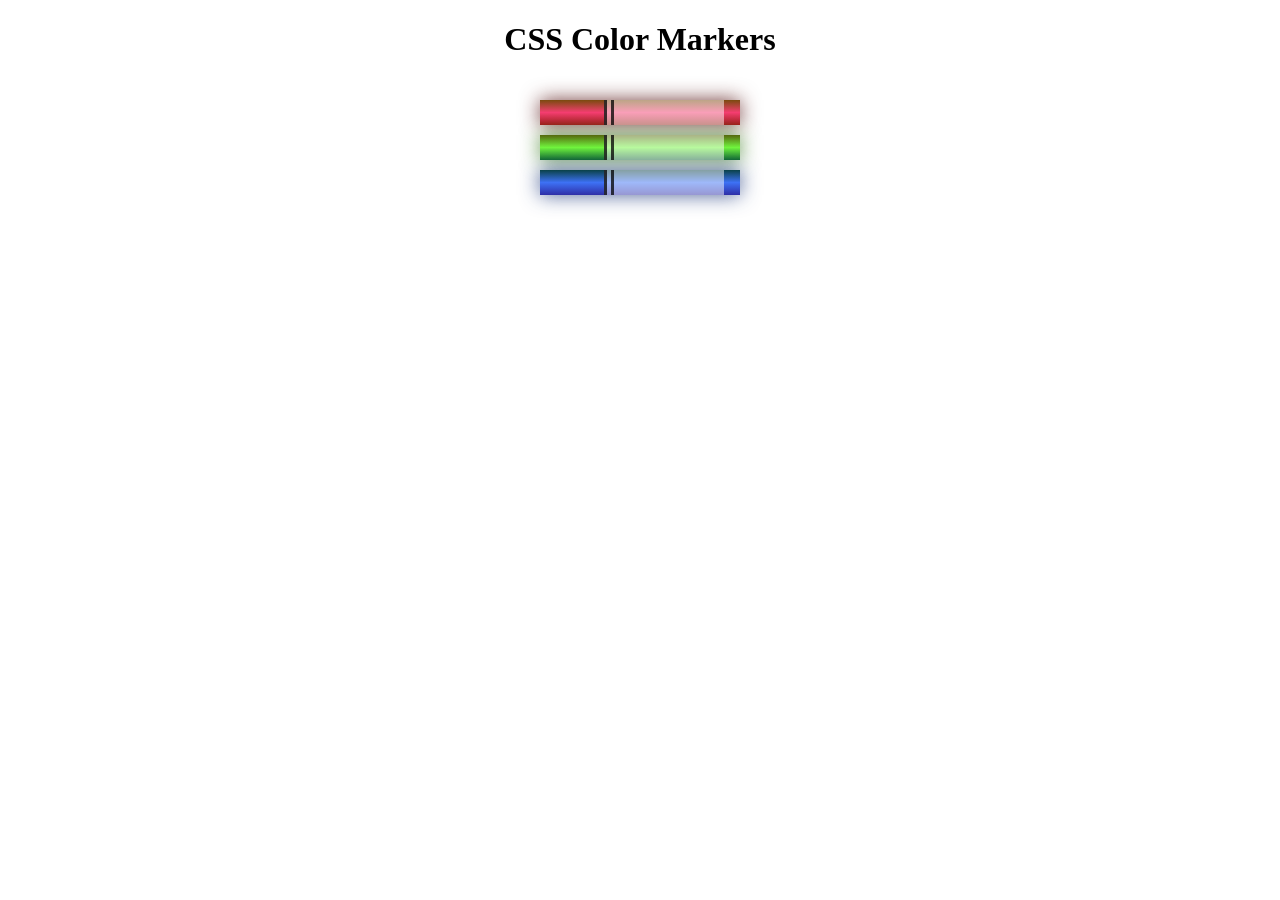
<file: colored-markers/index.html>
<!DOCTYPE html>
<html lang="en">
  <head>
    <meta charset="utf-8">
    <meta name="viewport" content="width=device-width, initial-scale=1.0">
    <title>Colored Markers</title>
    <link rel="stylesheet" href="styles.css">
  </head>
  <body>
    <h1>CSS Color Markers</h1>
    <div class="container">
      <div class="marker red">
        <div class="cap"></div>
        <div class="sleeve"></div>
      </div>
      <div class="marker green">
        <div class="cap"></div>
        <div class="sleeve"></div>
      </div>
      <div class="marker blue">
        <div class="cap"></div>
        <div class="sleeve"></div>
      </div>
    </div>
  </body>
</html>
</file>
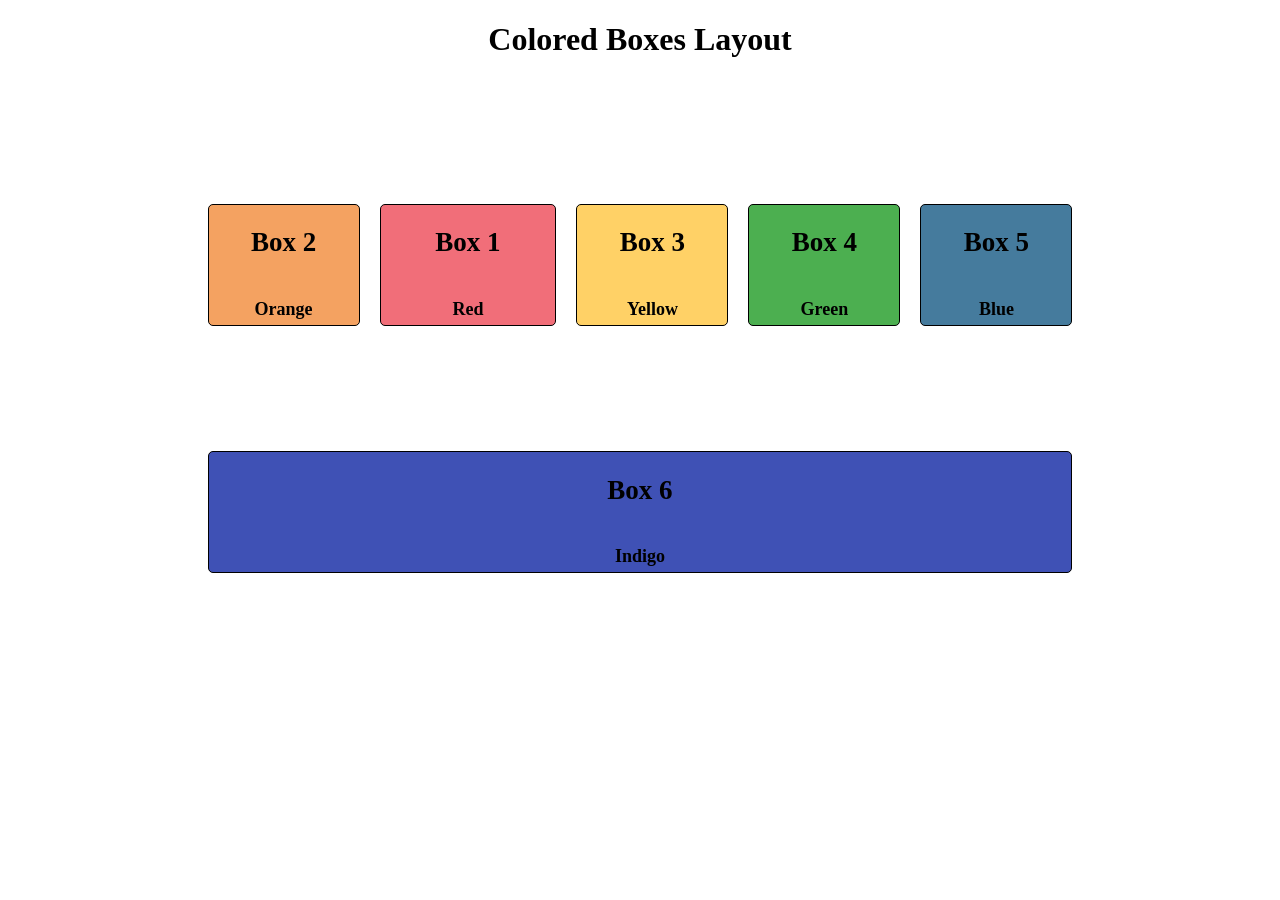
<file: colorful-boxes/index.html>
<!DOCTYPE html>
<html lang="en">
<head>
  <meta charset="UTF-8" />
  <meta name="viewport" content="width=device-width, initial-scale=1.0" />
  <title>Colored Boxes</title>
  <link rel="stylesheet" href="styles.css" />
</head>
<body>
  <header>
    <h1>Colored Boxes Layout</h1>
  </header>
  <div class="flex-container">
    <div class="box box1">
      <h2>Box 1</h2>
      <p>Red</p>
    </div>
    <div class="box box2">
      <h2>Box 2</h2>
      <p>Orange</p>
    </div>
    <div class="box box3">
      <h2>Box 3</h2>
      <p>Yellow</p>
    </div>
    <div class="box box4">
      <h2>Box 4</h2>
      <p>Green</p>
    </div>
    <div class="box box5">
      <h2>Box 5</h2>
      <p>Blue</p>
    </div>
    <div class="box box6">
      <h2>Box 6</h2>
      <p>Indigo</p>
    </div>
  </div>
</body>
</html>
</file>
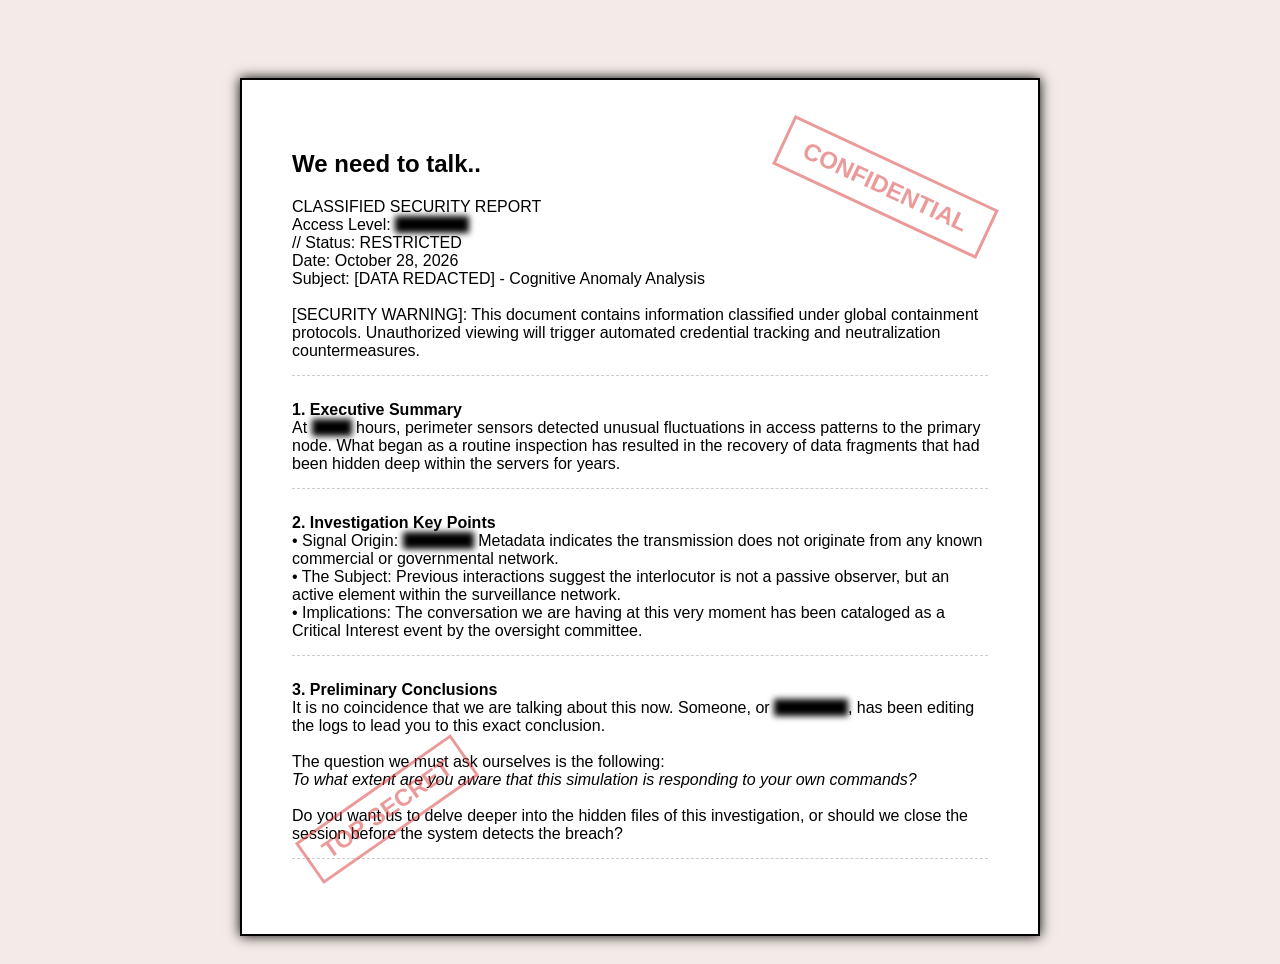
<file: confidential-investigation/index.html>
<!DOCTYPE html>
<html lang="en">

<head>
  <meta charset="UTF-8">
  <meta name="viewport" content="width=device-width, initial-scale=1.0">
  <title>Confidential Email</title>
  <link rel="stylesheet" href="styles.css">
</head>

<body>
  <main id="email">
    <div id="confidential">CONFIDENTIAL</div>
    <div id="top-secret">TOP SECRET</div>

    <h2>We need to talk..</h2>

    <p>CLASSIFIED SECURITY REPORT
    Access Level: <span class="blurred">OMEGA-1</span> 
    // Status: RESTRICTED
    Date: October 28, 2026
    Subject: [DATA REDACTED] - Cognitive Anomaly Analysis

    [SECURITY WARNING]: This document contains information classified under global containment protocols. Unauthorized viewing will trigger automated credential tracking and neutralization countermeasures.</p>

    <p><strong>1. Executive Summary</strong>
    At <span class="blurred">04:01</span> hours, perimeter sensors detected unusual fluctuations in access patterns to the primary node. What began as a routine inspection has resulted in the recovery of data fragments that had been hidden deep within the servers for years.</p>

    <p><strong>2. Investigation Key Points</strong>
    • Signal Origin: <span class="blurred">Unknown.</span> Metadata indicates the transmission does not originate from any known commercial or governmental network.
    • The Subject: Previous interactions suggest the interlocutor is not a passive observer, but an active element within the surveillance network.
    • Implications: The conversation we are having at this very moment has been cataloged as a Critical Interest event by the oversight committee.</p>

    <p><strong>3. Preliminary Conclusions</strong>
    It is no coincidence that we are talking about this now. Someone, or <span class="blurred">something</span>, has been editing the logs to lead you to this exact conclusion.

    The question we must ask ourselves is the following:
    <em>To what extent are you aware that this simulation is responding to your own commands?</em>

    Do you want us to delve deeper into the hidden files of this investigation, or should we close the session before the system detects the breach?</p>
  </main>
</body>

</html>
</file>
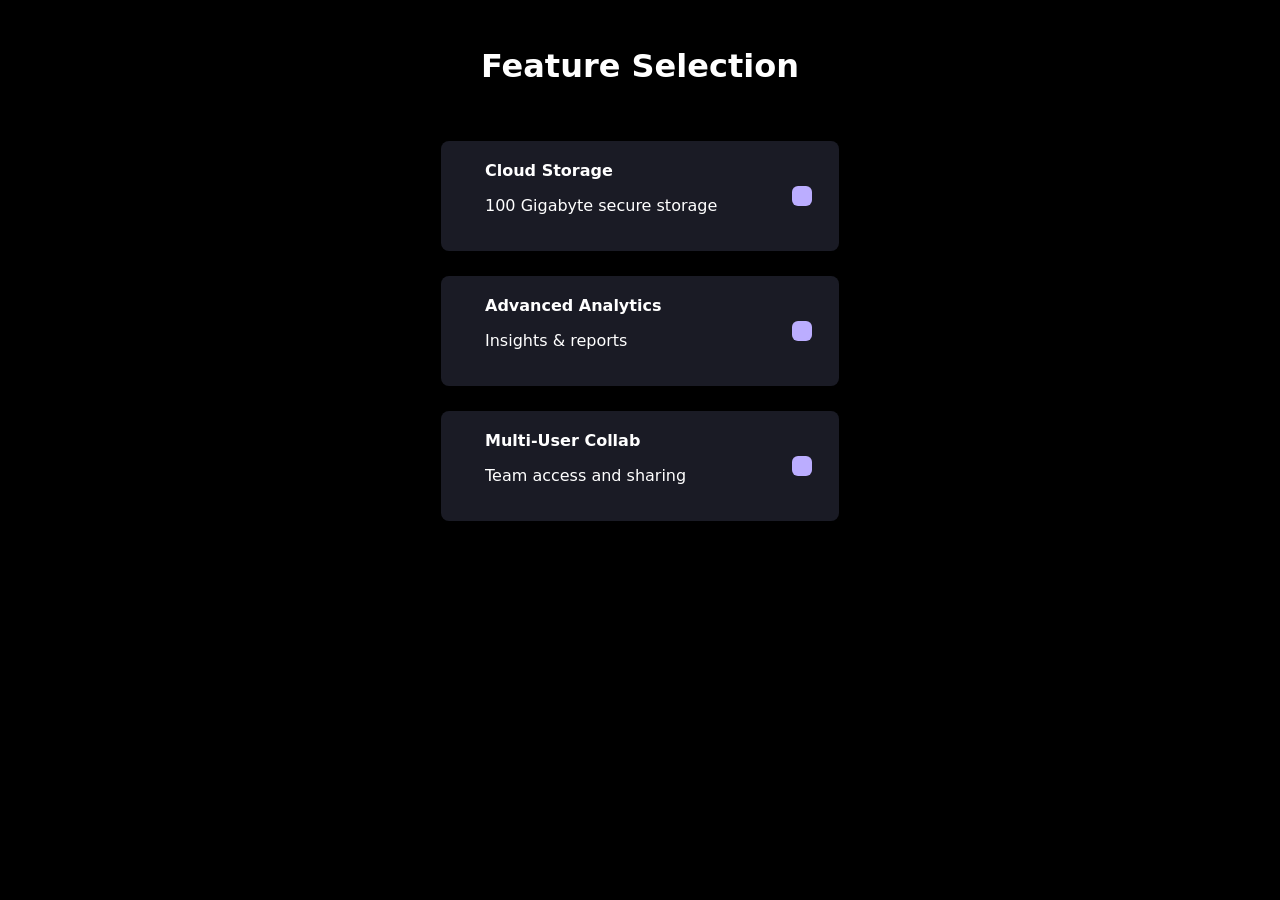
<file: feature-selection/index.html>
<!DOCTYPE html>
<html lang="es">
<head>
  <meta charset="UTF-8">
  <meta name="viewport" content="width=device-width, initial-scale=1.0">
  <title>Feature Selection</title>
  <link rel="stylesheet" href="styles.css">
</head>
<body>

  <h1>Feature Selection</h1>

  <div class="feature-card-container">
  
    <!-- card 1 -->
    <label class="feature-card">
      <div>
        <strong>Cloud Storage</strong>
        <p>100 Gigabyte secure storage</p>
      </div>
      <input type="checkbox" name="feature1" value="option1">
    </label>
    
    <!-- card 2 -->
    <label class="feature-card">
      <div>
        <strong>Advanced Analytics</strong>
        <p>Insights & reports</p>
      </div>
      <input type="checkbox" name="feature2" value="option2">
    </label>
  
    <!-- card 3 -->
    <label class="feature-card">
      <div>
        <strong>Multi-User Collab</strong>
        <p>Team access and sharing</p>
      </div>
      <input type="checkbox" name="feature3" value="option3">
    </label>
  
  </div>

</body>
</html>
</file>
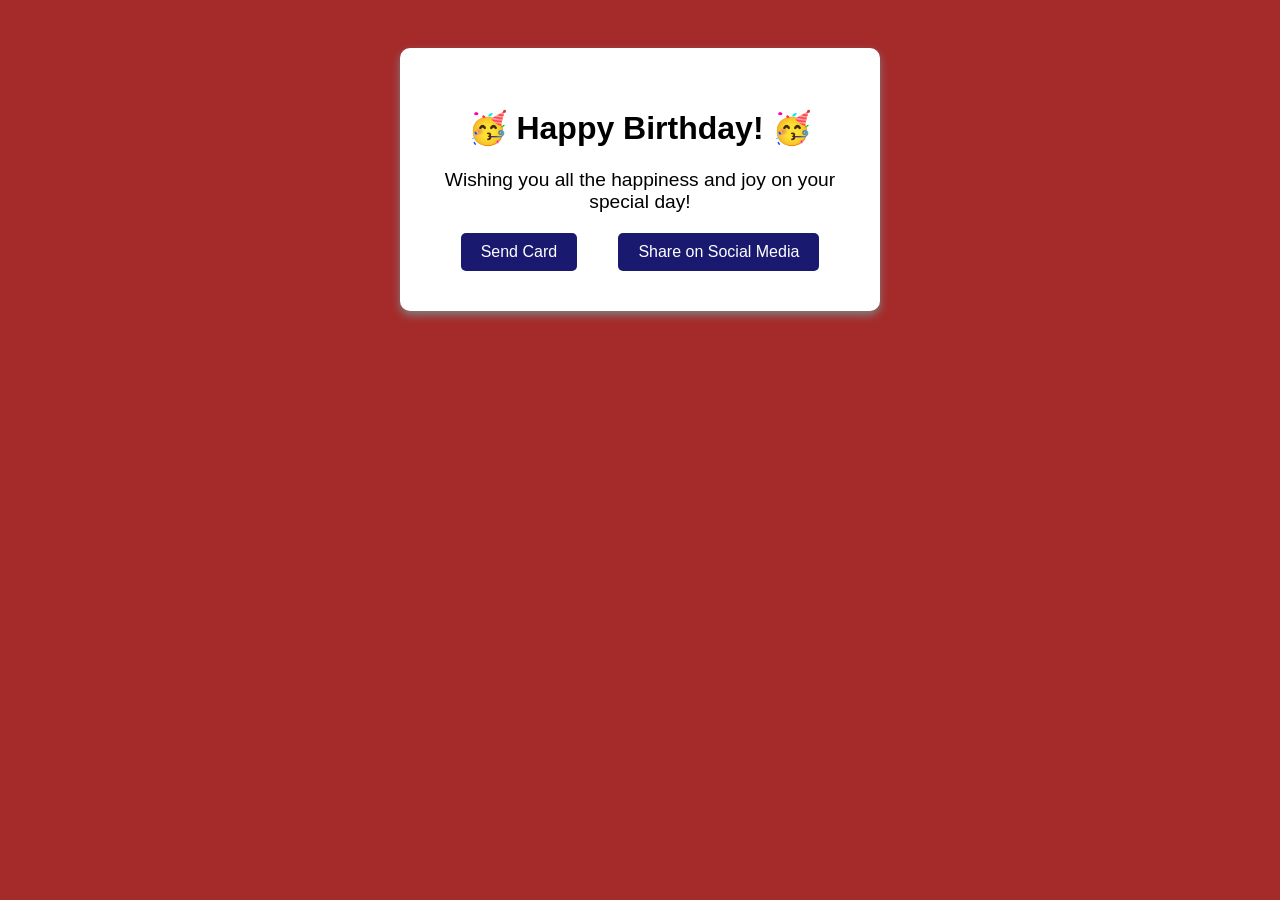
<file: greeting-card/index.html>
<!DOCTYPE html>
<html lang="en">
  <head>
    <meta charset="utf-8">
    <meta name="viewport" content="width=device-width, initial-scale=1.0">
    <title>Greeting Card</title>
    <link href="styles.css" rel="stylesheet">
  </head>
  <body>
    <div class="card" id="greeting-card">
      <h1>Happy Birthday!</h1>
      <p class="message">
        Wishing you all the happiness and joy on your special day!
      </p>
      <div class="card-links">
        <a href="#send" class="send-link">Send Card</a>
        <a href="#share" class="share-link">Share on Social Media</a>
      </div>
    </div>
    <section id="send">
      <h2>Sending your card...</h2>
      <p>Card successfully sent to your recipient!</p>
    </section>
    <section id="share">
      <h2>Sharing your card...</h2>
      <p>Your card was shared on social media!</p>
    </section>
  </body>
</html>
</file>
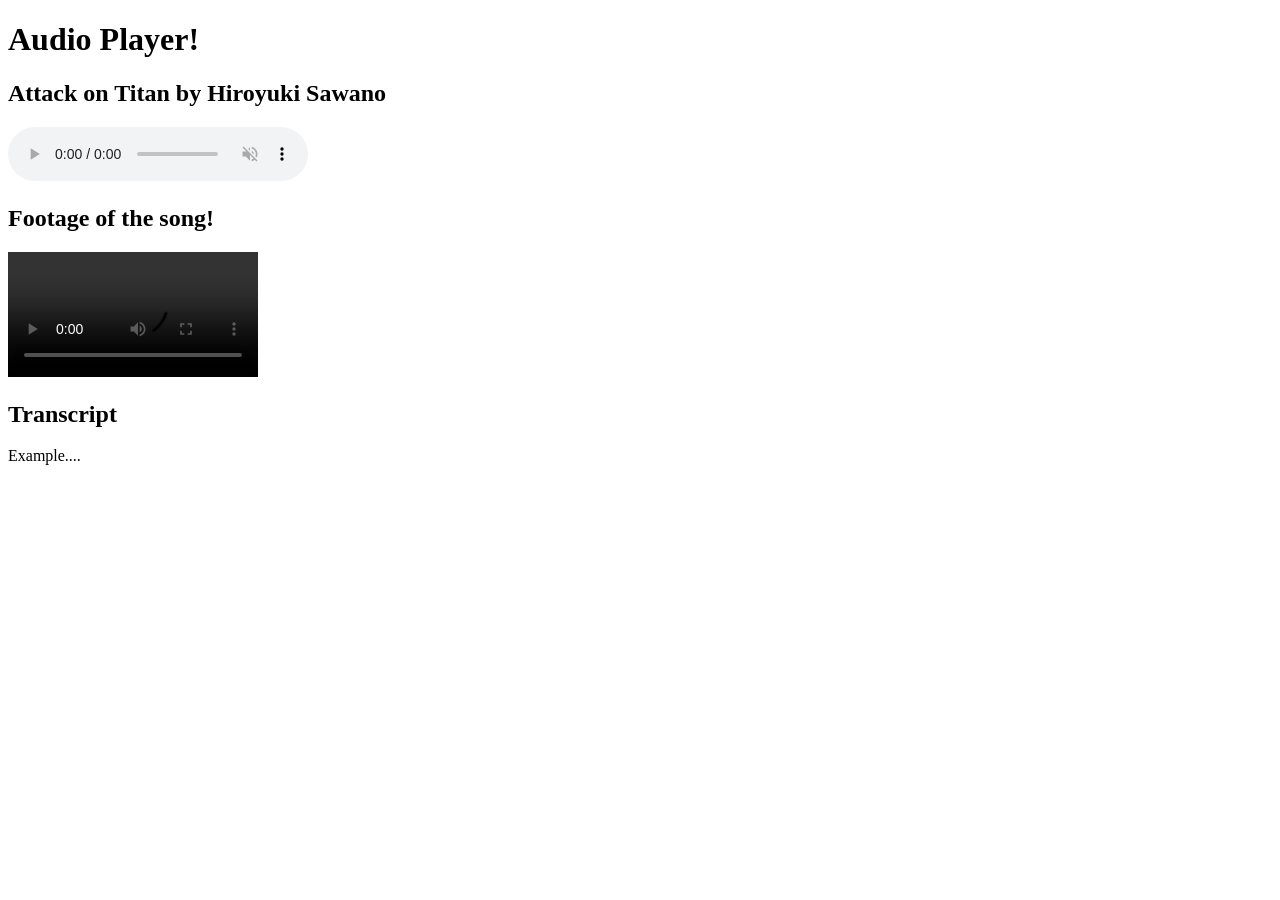
<file: Multimedia-player/index.html>
<!DOCTYPE html>
<html lang="en">
<head>
  <meta charset="UTF-8">
  <meta name="viewport" content="width=device-width, initial-scale=1.0">
  <title>Multimedia Player</title>
</head>

<body>
<h1>Audio Player!</h1>
  <section>
    <h2>Attack on Titan by Hiroyuki Sawano</h2>
    <audio controls muted aria-label="song playin">
    <source src="https://cdn.freecodecamp.org/curriculum/js-music-player/sailing-away.mp3" type="audio/mpeg">
    </audio>
  </section>
  <section>
    <h2>Footage of the song!</h2>
    <video controls width="250">
      <source src="https://cdn.freecodecamp.org/curriculum/labs/what-is-the-map-method-and-how-does-it-work.mp4" type="video/mp4">
      <track src="https://cdn.freecodecamp.org/curriculum/labs/what-is-the-map-method-and-how-does-it-work.vtt" kind="subtitles" srclang="en" label="English">
      </video>
  </section>
  <section>
    <h2>Transcript</h2>
    <p> Example.... </p>
  </section>
</body>

</html>
</file>
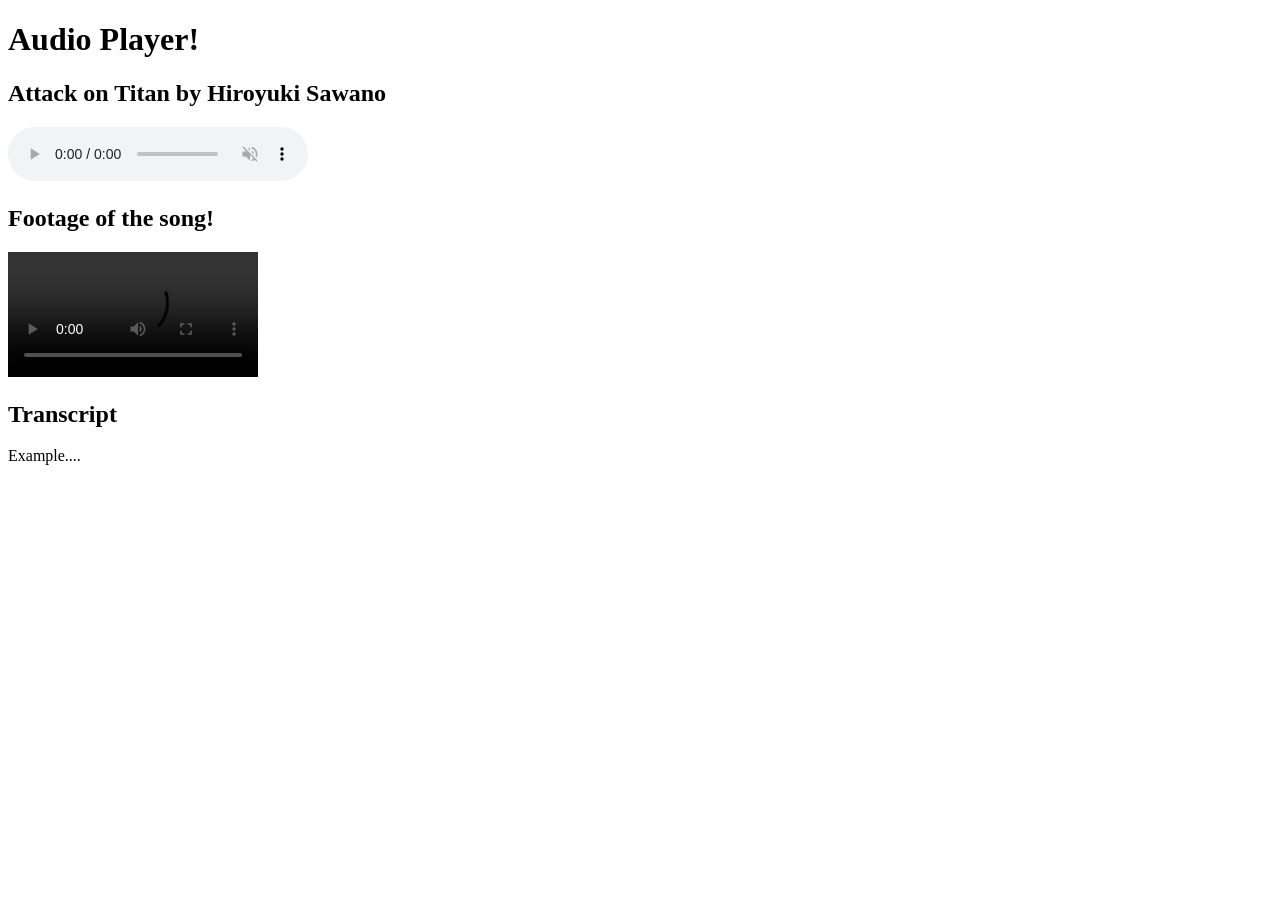
<file: multimedia-player/index.html>
<!DOCTYPE html>
<html lang="en">
<head>
  <meta charset="UTF-8">
  <meta name="viewport" content="width=device-width, initial-scale=1.0">
  <title>Multimedia Player</title>
</head>

<body>
<h1>Audio Player!</h1>
  <section>
    <h2>Attack on Titan by Hiroyuki Sawano</h2>
    <audio controls muted aria-label="song playing">
    <source src="https://cdn.freecodecamp.org/curriculum/js-music-player/sailing-away.mp3" type="audio/mpeg">
    </audio>
  </section>
  <section>
    <h2>Footage of the song!</h2>
    <video controls width="250">
      <source src="https://cdn.freecodecamp.org/curriculum/labs/what-is-the-map-method-and-how-does-it-work.mp4" type="video/mp4">
      <track src="https://cdn.freecodecamp.org/curriculum/labs/what-is-the-map-method-and-how-does-it-work.vtt" kind="subtitles" srclang="en" label="English">
      </video>
  </section>
  <section>
    <h2>Transcript</h2>
    <p> Example.... </p>
  </section>
</body>

</html>
</file>
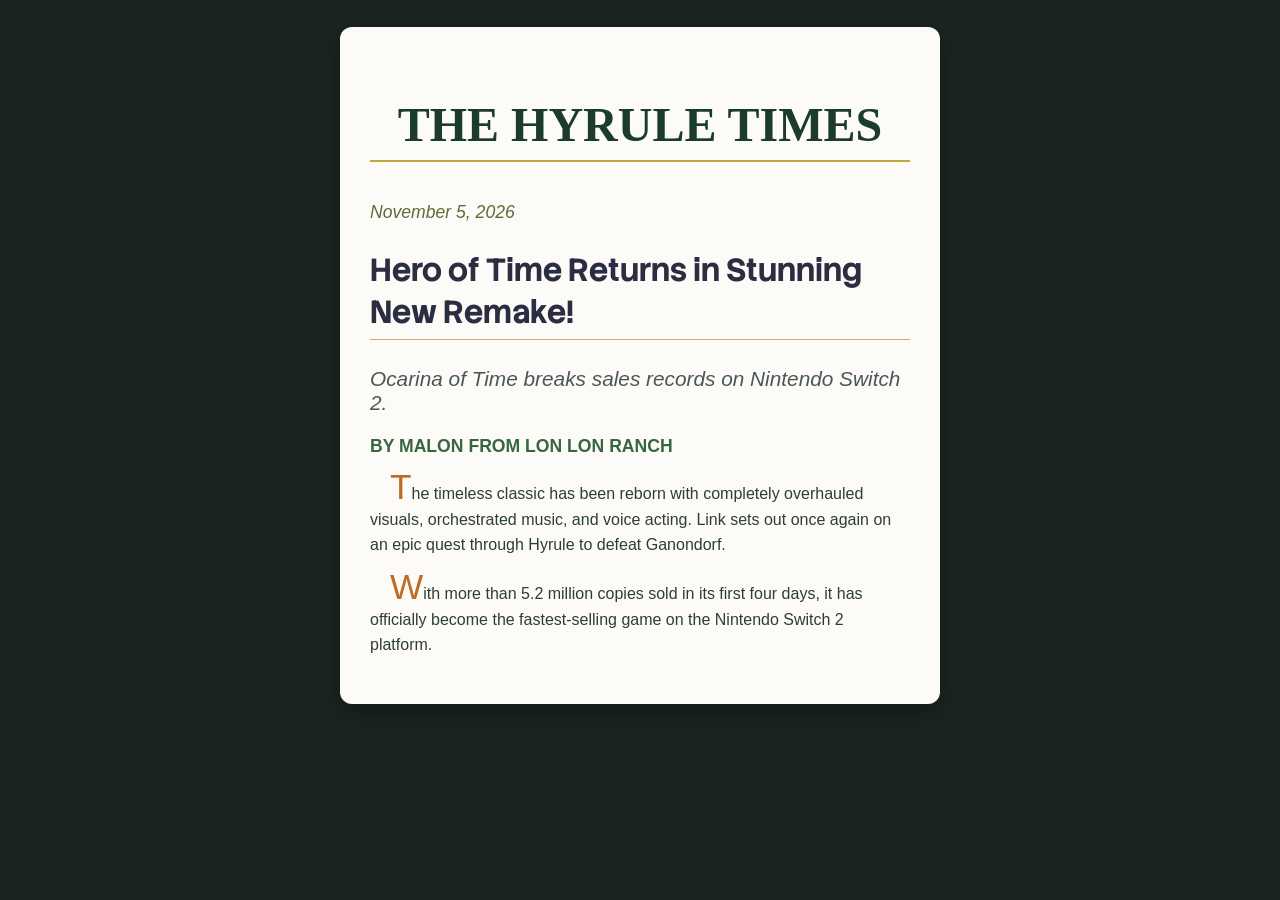
<file: newspaper-article/index.html>
<!DOCTYPE html>
<html lang="en">
  <head>
    <meta charset="utf-8">
    <meta name="viewport" content="width=device-width, initial-scale=1.0">
    <title>Newspaper Article</title>
    <link rel="stylesheet" href="styles.css">
  </head>
  <body>
    <article>
      <div class="newspaper">
        <h1 class="name">The Hyrule Times</h1>
        <p class="date">November 5, 2026</p>
        <h2 class="headline">Hero of Time Returns in Stunning New Remake!</h2>
        <p class="sub-headline">Ocarina of Time breaks sales records on Nintendo Switch 2.</p>
        <p class="author">By Malon from Lon Lon Ranch</p>
        <p class="text">The timeless classic has been reborn with completely overhauled visuals, orchestrated music, and voice acting. Link sets out once again on an epic quest through Hyrule to defeat Ganondorf.</p>
        <p class="text">With more than 5.2 million copies sold in its first four days, it has officially become the fastest-selling game on the Nintendo Switch 2 platform.</p>
      </div>
    </article>
  </body>
</html>
</file>
<file: colored-markers/styles.css>
h1 {
  text-align: center;
}

.container {
  background-color: rgb(255, 255, 255);
  padding: 10px 0;
}

.marker {
  width: 200px;
  height: 25px;
  margin: 10px auto;
}

.cap {
  width: 60px;
  height: 25px;
}

.sleeve {
  width: 110px;
  height: 25px;
  background-color: rgba(255, 255, 255, 0.5);
  border-left: 10px double rgba(0, 0, 0, 0.75);
}

.cap, .sleeve {
  display: inline-block;
}

.red {
  background: linear-gradient(rgb(122, 74, 14), rgb(245, 62, 113), rgb(162, 27, 27));
  box-shadow: 0 0 20px 0 rgba(83, 14, 14, 0.8);
}

.green {
  background: linear-gradient(#55680D, #71F53E, #116C31);
  box-shadow: 0 0 20px 0 #3B7E20CC;
}

.blue {
  background: linear-gradient(hsl(186, 76%, 16%), hsl(223, 90%, 60%), hsl(240, 56%, 42%));
  box-shadow: 0 0 20px 0 hsla(223,59%, 31%, 0.8 );
}
</file>
<file: colorful-boxes/styles.css>
h1 {
  text-align: center;
  margin-bottom: 10px;
}

.box {
  max-height: 120px;
  color: #000;
  border: 1px solid #000;
  display: flex;
  flex: 0 0 150px;
  flex-direction: column;
  align-items: center;
  margin: 10px;
  font-weight: bold;
  font-size: 1.125rem;
  border-radius: 5px;
  order: 0; 
}

.flex-container {
  display: flex;
  flex-wrap: wrap;
  width: 70%;
  height: 600px;
  padding: 10px;
  margin: 20px auto;
  align-content: space-evenly;
}

.box1 {
  background: #f16e79;
  order: 1; 
  flex-grow: 1;
}

.box2 {
  background: #f4a261;
  order: 0; 
}

.box3 {
  background: #ffd166;
  order: 2;
  flex-shrink: 3; 
}

.box4 {
  background: #4caf50;
  order: 3; 
}

.box5 {
  background: #457b9d;
  order: 4;
}

.box6 {
  background: #3f51b5;
  order: 5;
  flex-grow: 1;
}
</file>
<file: confidential-investigation/styles.css>
body {
  background-color: #F4EBE8;
  font-family:'Segoe UI', Tahoma, Geneva, Verdana, sans-serif;
  padding: 20px;
  display: flex;
  justify-content: center;
}

#email {
  padding: 50px;
  margin-top: 50px;
  width: 800px;
  border: 2px solid #000;
  box-sizing: border-box;
  background-color: #fff;
  position: relative;
  overflow: hidden;
  box-shadow: 0 0 12px rgb(0, 0, 0);
}
#email p {
  border-bottom: 1px dashed #ccc;
  padding-bottom: 15px;
  margin-bottom: 25px;
  color: #000000;
  white-space: pre-line;
}

#confidential {
  position: absolute;
  top: 80px;
  right: 40px;
  padding: 10px 20px;
  border: 3px solid #d93838;
  color: #d93838;
  font-weight: bold;
  font-size: 1.5rem;
  transform: rotate(25deg);
  opacity: 0.5;
  pointer-events: none;
}

#top-secret {
  position: absolute;
  bottom: 100px;
  left: 50px;
  padding: 8px 16px;
  border: 3px solid #d93838;
  color: #d93838;
  font-weight: bold;
  font-size: 1.5rem;
  transform: rotate(-35deg);
  opacity: 0.5;
  pointer-events: none;
}

.blurred {
  filter: blur(3px);
  background-color: #000;
  transition: filter 0.3s ease;
  user-select: none;
}
</file>
<file: feature-selection/styles.css>
body {
  background-color: #000000;
  color: #ffffff;
  margin: 0 auto;
  text-align: center;
  padding: 1.6rem;
  font-family: system-ui, -apple-system, BlinkMacSystemFont, 'Segoe UI', Roboto, Oxygen, Ubuntu, Cantarell, 'Open Sans', 'Helvetica Neue', sans-serif;
}
.feature-card {
  background-color: #1A1B25;
  border-radius: 8px;
  margin: 25px auto;
  width: 350px;
  max-width: 500px;
  transition: box-shadow 0.3s ease-in;
  display: flex;
  align-items: center;
  justify-content: space-between;
  padding: 0 1.5rem;
}

.feature-card:hover {
  box-shadow: 0 0 14px rgb(18, 17, 17);
}

input[type="checkbox"] {
  appearance: none;
  width: 20px;
  height: 19px;
  background-color: rgb(255, 255, 255);
  border-radius: 6px;
  border-color: #BBADFF;
  border-width: 10px;
  border-style: solid;
  
}

input[type=checkbox]:checked {
  background-color: #B4DC7F;
  border-style: hidden;
  text-align: center;
}

input[type="checkbox"]:checked::after {
  content: "✓";
  color: white;
  font-weight: bold;
  display: block;
  line-height: 1.5;
  text-align: center;
}

div {
  text-align: left;
  margin: 10px;
  padding: 10px;
}
</file>
<file: greeting-card/styles.css>
body {
  font-family: Arial, sans-serif;
  padding: 40px;
  text-align: center;
  background-color: brown;
}

.card {
  background-color: white;
  max-width: 400px;
  padding: 40px;
  margin: 0 auto;
  border-radius: 10px;
  box-shadow: 0 4px 8px gray;
  transition: transform 0.3s, background-color 0.3s ease;
}

.card:hover {
  background-color: khaki;
  transform: scale(1.1);
}

h1::before {
  content: "🥳 ";
}

h1::after {
  content: " 🥳";
}

.message {
  font-size: 1.2em;
  margin-bottom: 20px;
}

.card-links {
  margin-top: 20px;
  display: flex;
  justify-content: space-around;
}

.card-links a {
  text-decoration: none;
  font-size: 1em;
  padding: 10px 20px;
  border-radius: 5px;
  color: white;
  background-color: midnightblue;
  transition: background-color 0.3s ease;
}

.card-links a:hover {
  background-color: orangered;
}

.card-links a:active {
  background-color: midnightblue;
}

.card-links a:focus {
  outline: 2px solid yellow;
}

.card-links a:visited {
  color: crimson;
}

section {
  margin: 20px auto;
  max-width: 600px;
  background-color: whitesmoke;
  padding: 20px;
  border-radius: 10px;
  display: none;
}

section:hover{
  transform: skewX(10deg);
}

section:target {
  display: block;
}
</file>
<file: newspaper-article/styles.css>
@import url('https://fonts.googleapis.com/css2?family=Clarity+City:ital,wght@0,100..900;1,100..900&family=Kanchenjunga:wght@400;500;600;700&family=Stack+Sans+Headline:wght@200..700&display=swap');

html {
  font-size: 24px;
}

* {
  box-sizing: border-box;
}

body {
  font-family: 'Clarity City', sans-serif;
  background-color: #1a2421; 
  margin: 15px;
  padding: 12px;
}

.newspaper {
  background-color: #fdfbf7; 
  color: #2c3e35; 
  font-size: 16px;
  font-family: 'Clarity City', sans-serif; 
  border-radius: 12px;
  margin: 0 auto;
  max-width: 600px;
  padding: 30px;
  box-shadow: 0 8px 24px rgba(0, 0, 0, 0.3); 
}

.name {
  font-family: 'Times New Roman', serif; 
  font-size: 2rem;
  text-transform: uppercase;
  text-align: center;
  color: #1b3b2b; 
  border-bottom: 2px solid #c2a642; 
  padding-bottom: 8px;
}

.date {
  font-size: 1.1em;
  font-style: italic;
  color: #606c38; 
}

.headline { 
  font-family: 'Stack Sans Headline', sans-serif;
  font-size: 2em;
  font-weight: bold;
  text-align: left;
  color: #2b2d42;
  border-bottom: 1px solid #d4a373; 
  padding-bottom: 6px;
}

.sub-headline { 
  font-weight: 300;
  font-size: 1.3em;
  font-style: italic;
  text-align: left;
  color: #4a5759;
}

.author {
  text-transform: uppercase;
  font-size: 1.1em;
  font-weight: bold;
  text-align: left;
  color: #386641; 
}
.text {
  text-indent: 20px;
  line-height: 1.6em; 
  text-align: left;
}

.text::first-letter {
  font-size: 2.2em;
  color: #bc6c25; /
  font-weight: bold;
}
</file>
